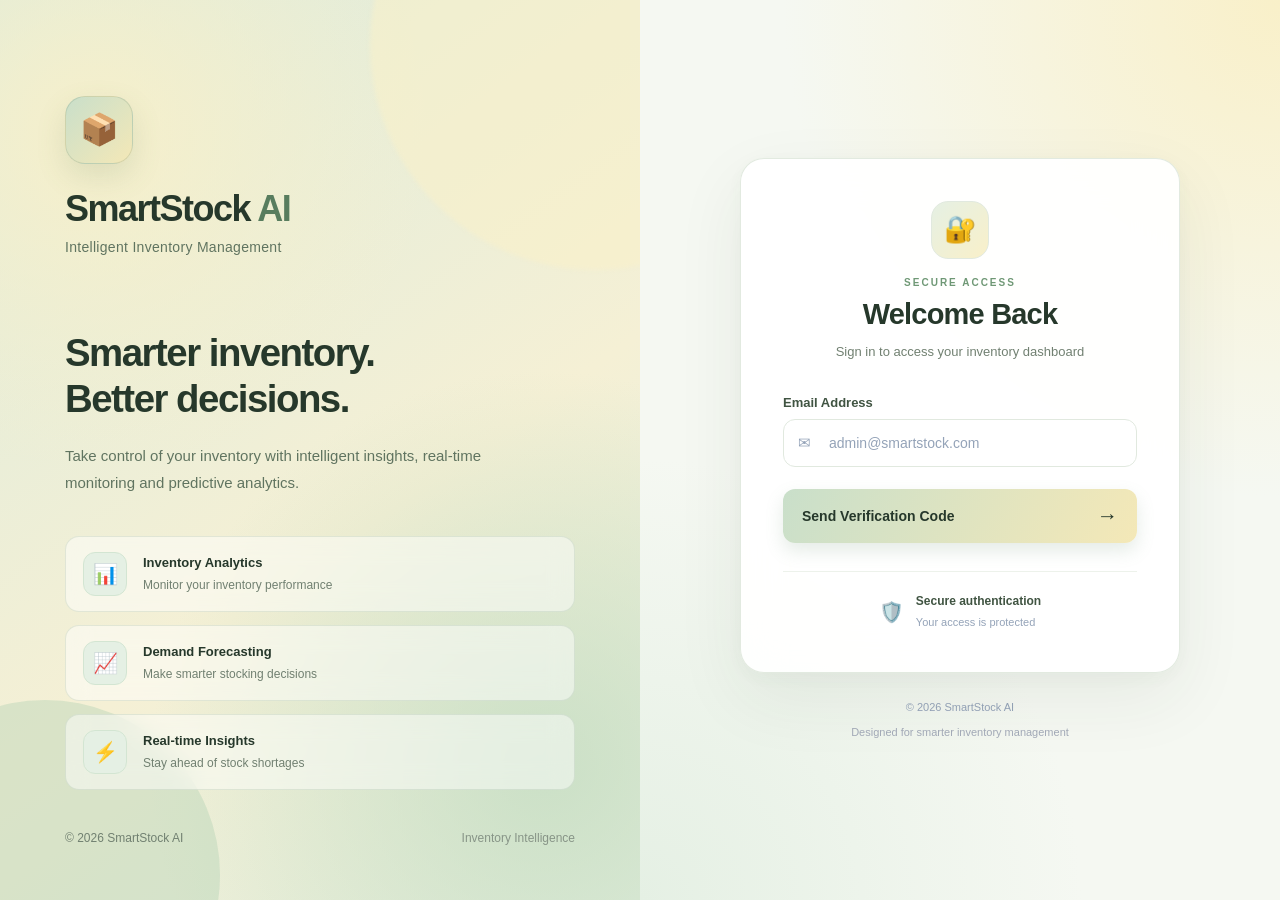
<file: StockWise-master/src/main/resources/web/login.html>
<!DOCTYPE html>
<html lang="en">
<head>
    <meta charset="UTF-8">
    <meta name="viewport" content="width=device-width, initial-scale=1.0">

    <title>SmartStock AI | Login</title>

    <link rel="stylesheet" href="login.css">
</head>

<body>

<div class="login-page">

    <!-- LEFT BRAND PANEL -->
    <section class="brand-panel">

        <div class="brand-content">

            <div class="brand-logo">
                📦
            </div>

            <div class="brand-name">
                SmartStock <span>AI</span>
            </div>

            <p class="brand-tagline">
                Intelligent Inventory Management
            </p>

            <div class="brand-message">
                <h2>
                    Smarter inventory.<br>
                    Better decisions.
                </h2>

                <p>
                    Take control of your inventory with intelligent
                    insights, real-time monitoring and predictive analytics.
                </p>
            </div>

            <!-- FEATURE CARDS -->
            <div class="feature-list">

                <div class="feature-item">
                    <div class="feature-icon">📊</div>

                    <div>
                        <strong>Inventory Analytics</strong>
                        <span>Monitor your inventory performance</span>
                    </div>
                </div>

                <div class="feature-item">
                    <div class="feature-icon">📈</div>

                    <div>
                        <strong>Demand Forecasting</strong>
                        <span>Make smarter stocking decisions</span>
                    </div>
                </div>

                <div class="feature-item">
                    <div class="feature-icon">⚡</div>

                    <div>
                        <strong>Real-time Insights</strong>
                        <span>Stay ahead of stock shortages</span>
                    </div>
                </div>

            </div>

        </div>

        <div class="brand-bottom">
            © 2026 SmartStock AI
            <span>Inventory Intelligence</span>
        </div>

    </section>


    <!-- RIGHT LOGIN PANEL -->
    <section class="login-panel">

        <div class="login-wrapper">

            <!-- LOGIN BRAND FOR MOBILE -->
            <div class="mobile-brand">

                <div class="brand-logo">
                    📦
                </div>

                <div>
                    <h1>SmartStock <span>AI</span></h1>
                    <p>Intelligent Inventory Management</p>
                </div>

            </div>


            <!-- LOGIN CARD -->
            <div class="login-card">

                <div class="login-header">

                    <div class="login-icon">
                        🔐
                    </div>

                    <div class="welcome-label">
                        SECURE ACCESS
                    </div>

                    <h2 id="formTitle">
                        Welcome Back
                    </h2>

                    <p id="formSubtitle">
                        Sign in to access your inventory dashboard
                    </p>

                </div>


                <!-- LOGIN FORM -->
                <form id="loginForm">

                    <div class="form-group">

                        <label for="email">
                            Email Address
                        </label>

                        <div class="input-wrapper">

                            <span class="input-icon">✉</span>

                            <input
                                    type="email"
                                    id="email"
                                    placeholder="admin@smartstock.com"
                                    required
                            >

                        </div>

                    </div>


                    <button type="submit" class="login-button">

                        <span>Send Verification Code</span>

                        <span class="button-arrow">→</span>

                    </button>

                </form>


                <!-- OTP FORM -->
                <form id="otpForm" class="hidden">

                    <div class="otp-message">

                        We've generated a verification code for

                        <strong id="userEmail"></strong>

                    </div>


                    <div class="form-group">

                        <label for="otp">
                            6-Digit Verification Code
                        </label>

                        <div class="input-wrapper">

                            <span class="input-icon">🔑</span>

                            <input
                                    type="text"
                                    id="otp"
                                    placeholder="Enter OTP"
                                    maxlength="6"
                                    inputmode="numeric"
                                    required
                            >

                        </div>

                    </div>


                    <button type="submit" class="login-button">

                        <span>Verify & Login</span>

                        <span class="button-arrow">→</span>

                    </button>


                    <button
                            type="button"
                            id="backButton"
                            class="back-button">

                        ← Change Email

                    </button>

                </form>


                <!-- MESSAGE -->
                <div id="message" class="message"></div>


                <!-- SECURITY FOOTER -->
                <div class="login-footer">

                    <span class="security-icon">🛡️</span>

                    <div>
                        <strong>Secure authentication</strong>
                        <span>Your access is protected</span>
                    </div>

                </div>

            </div>


            <div class="login-bottom">

                © 2026 SmartStock AI

                <span>Designed for smarter inventory management</span>

            </div>

        </div>

    </section>

</div>


<script src="js/auth.js"></script>

</body>
</html>
</file>
<file: StockWise-master/src/main/resources/web/login.css>
/* =====================================================
   SMARTSTOCK AI - PREMIUM LOGIN PAGE
   ===================================================== */

:root {
    --primary: #6366f1;
    --primary-dark: #4f46e5;
    --violet: #8b5cf6;
    --text: #1e293b;
    --muted: #64748b;
    --border: #e2e8f0;
    --white: #ffffff;
    --background: #f8fafc;
}

/* ================= RESET ================= */

* {
    margin: 0;
    padding: 0;
    box-sizing: border-box;
    font-family: -apple-system, BlinkMacSystemFont,
    "Segoe UI", sans-serif;
}

html,
body {
    min-height: 100%;
}

body {
    min-height: 100vh;
    background: #f8fafc;
    color: var(--text);
}

/* ================= MAIN LAYOUT ================= */

.login-page {
    min-height: 100vh;
    display: grid;
    grid-template-columns: 1fr 1fr;
}

/* ================= LEFT BRAND PANEL ================= */

.brand-panel {
    position: relative;
    overflow: hidden;

    display: flex;
    flex-direction: column;
    justify-content: space-between;

    padding: 55px 65px;

    color: white;

    background:
            radial-gradient(
                    circle at 15% 15%,
                    rgba(139, 92, 246, 0.45),
                    transparent 35%
            ),
            radial-gradient(
                    circle at 85% 85%,
                    rgba(99, 102, 241, 0.35),
                    transparent 40%
            ),
            linear-gradient(
                    145deg,
                    #111827,
                    #1e1b4b 55%,
                    #312e81
            );
}

/* Decorative glow */

.brand-panel::before {
    content: "";
    position: absolute;

    width: 450px;
    height: 450px;

    top: -180px;
    right: -180px;

    border-radius: 50%;

    background: rgba(139, 92, 246, 0.13);
    filter: blur(2px);
}

.brand-panel::after {
    content: "";
    position: absolute;

    width: 350px;
    height: 350px;

    bottom: -150px;
    left: -130px;

    border-radius: 50%;

    background: rgba(99, 102, 241, 0.12);
}

/* ================= BRAND CONTENT ================= */

.brand-content {
    position: relative;
    z-index: 1;

    max-width: 550px;
    margin: auto 0;
}

/* Logo */

.brand-panel .brand-logo {
    width: 68px;
    height: 68px;

    display: flex;
    align-items: center;
    justify-content: center;

    margin-bottom: 24px;

    font-size: 31px;

    background: linear-gradient(
            135deg,
            #6366f1,
            #8b5cf6
    );

    border: 1px solid rgba(255, 255, 255, 0.15);

    border-radius: 20px;

    box-shadow:
            0 12px 30px rgba(99, 102, 241, 0.35);
}

/* Brand name */

.brand-name {
    font-size: 36px;
    font-weight: 850;
    letter-spacing: -1.5px;
}

.brand-name span {
    color: #a5b4fc;
}

.brand-tagline {
    margin-top: 9px;

    color: #cbd5e1;

    font-size: 14px;
    letter-spacing: 0.3px;
}

/* Main message */

.brand-message {
    margin-top: 75px;
    margin-bottom: 40px;
}

.brand-message h2 {
    font-size: clamp(34px, 3vw, 48px);
    font-weight: 800;

    line-height: 1.2;
    letter-spacing: -1.5px;

    color: white;
}

.brand-message p {
    max-width: 450px;

    margin-top: 20px;

    color: #cbd5e1;

    font-size: 15px;
    line-height: 1.8;
}

/* ================= FEATURE LIST ================= */

.feature-list {
    display: flex;
    flex-direction: column;
    gap: 13px;
}

.feature-item {
    display: flex;
    align-items: center;
    gap: 16px;

    padding: 15px 17px;

    background: rgba(255, 255, 255, 0.055);

    border: 1px solid rgba(255, 255, 255, 0.09);

    border-radius: 14px;

    backdrop-filter: blur(12px);

    transition:
            transform 0.25s ease,
            background 0.25s ease,
            border-color 0.25s ease;
}

.feature-item:hover {
    transform: translateX(5px);

    background: rgba(255, 255, 255, 0.09);

    border-color: rgba(165, 180, 252, 0.25);
}

.feature-icon {
    width: 44px;
    height: 44px;

    display: flex;
    align-items: center;
    justify-content: center;

    flex-shrink: 0;

    font-size: 20px;

    background: rgba(99, 102, 241, 0.2);

    border: 1px solid rgba(165, 180, 252, 0.15);

    border-radius: 12px;
}

.feature-item strong {
    display: block;

    margin-bottom: 5px;

    color: white;

    font-size: 13px;
    font-weight: 700;
}

.feature-item span {
    color: #a5b4fc;

    font-size: 12px;
}

/* ================= BRAND FOOTER ================= */

.brand-bottom {
    position: relative;
    z-index: 1;

    display: flex;
    align-items: center;
    justify-content: space-between;

    color: #94a3b8;

    font-size: 12px;
}

.brand-bottom span {
    color: #64748b;
}

/* ================= RIGHT LOGIN PANEL ================= */

.login-panel {
    display: flex;
    align-items: center;
    justify-content: center;

    padding: 50px;

    background:
            radial-gradient(
                    circle at top right,
                    #eef2ff,
                    transparent 45%
            ),
            #f8fafc;
}

.login-wrapper {
    width: 100%;
    max-width: 440px;

    animation: fadeIn 0.6s ease;
}

/* ================= MOBILE BRAND ================= */

.mobile-brand {
    display: none;
}

/* ================= LOGIN CARD ================= */

.login-card {
    width: 100%;

    padding: 42px;

    background: rgba(255, 255, 255, 0.92);

    border: 1px solid rgba(226, 232, 240, 0.85);

    border-radius: 24px;

    box-shadow:
            0 25px 70px rgba(15, 23, 42, 0.07),
            0 5px 20px rgba(99, 102, 241, 0.04);

    backdrop-filter: blur(20px);
}

/* ================= LOGIN HEADER ================= */

.login-header {
    text-align: center;

    margin-bottom: 32px;
}

.login-icon {
    width: 58px;
    height: 58px;

    display: flex;
    align-items: center;
    justify-content: center;

    margin: 0 auto 18px;

    font-size: 26px;

    background: linear-gradient(
            135deg,
            #eef2ff,
            #ede9fe
    );

    border: 1px solid #e0e7ff;

    border-radius: 17px;
}

.welcome-label {
    margin-bottom: 10px;

    color: var(--primary);

    font-size: 10px;
    font-weight: 800;
    letter-spacing: 2px;
}

.login-header h2 {
    color: var(--text);

    font-size: 29px;
    font-weight: 800;

    letter-spacing: -0.8px;

    margin-bottom: 10px;
}

.login-header p {
    color: var(--muted);

    font-size: 13px;
    line-height: 1.7;
}

/* ================= FORM ================= */

.form-group {
    margin-bottom: 22px;
}

.form-group label {
    display: block;

    margin-bottom: 9px;

    color: #334155;

    font-size: 13px;
    font-weight: 700;
}

/* Input wrapper */

.input-wrapper {
    position: relative;
}

.input-icon {
    position: absolute;

    left: 15px;
    top: 50%;

    transform: translateY(-50%);

    color: #94a3b8;

    font-size: 15px;

    pointer-events: none;
}

.form-group input {
    width: 100%;

    padding: 15px 15px 15px 45px;

    color: var(--text);

    background: #ffffff;

    border: 1px solid var(--border);

    border-radius: 12px;

    outline: none;

    font-size: 14px;

    transition:
            border-color 0.2s ease,
            box-shadow 0.2s ease,
            background 0.2s ease;
}

.form-group input::placeholder {
    color: #94a3b8;
}

.form-group input:hover {
    border-color: #c7d2fe;
}

.form-group input:focus {
    border-color: var(--primary);

    background: #ffffff;

    box-shadow:
            0 0 0 4px rgba(99, 102, 241, 0.10);
}

/* ================= LOGIN BUTTON ================= */

.login-button {
    width: 100%;

    padding: 15px 19px;

    display: flex;
    align-items: center;
    justify-content: space-between;

    color: white;

    background: linear-gradient(
            120deg,
            #6366f1,
            #7c3aed
    );

    border: none;
    border-radius: 12px;

    font-size: 14px;
    font-weight: 750;

    cursor: pointer;

    box-shadow:
            0 8px 18px rgba(99, 102, 241, 0.22);

    transition:
            transform 0.2s ease,
            box-shadow 0.2s ease,
            filter 0.2s ease;
}

.login-button:hover {
    transform: translateY(-2px);

    filter: brightness(1.05);

    box-shadow:
            0 12px 24px rgba(99, 102, 241, 0.30);
}

.login-button:active {
    transform: translateY(0);
}

.button-arrow {
    display: flex;
    align-items: center;
    justify-content: center;

    font-size: 21px;

    transition: transform 0.2s ease;
}

.login-button:hover .button-arrow {
    transform: translateX(4px);
}

/* ================= OTP MESSAGE ================= */

.otp-message {
    padding: 15px;

    margin-bottom: 22px;

    color: #4338ca;

    background: #eef2ff;

    border: 1px solid #e0e7ff;

    border-radius: 12px;

    font-size: 12px;
    line-height: 1.7;
}

.otp-message strong {
    display: block;

    margin-top: 5px;

    color: #3730a3;

    word-break: break-word;
}

/* ================= BACK BUTTON ================= */

.back-button {
    width: 100%;

    margin-top: 16px;
    padding: 12px;

    color: var(--muted);

    background: transparent;

    border: 1px solid transparent;
    border-radius: 10px;

    font-size: 13px;
    font-weight: 600;

    cursor: pointer;

    transition:
            background 0.2s ease,
            color 0.2s ease;
}

.back-button:hover {
    color: var(--primary);

    background: #f5f3ff;
}

/* ================= MESSAGE ================= */

.message {
    margin-top: 18px;

    text-align: center;

    font-size: 13px;
    font-weight: 650;

    line-height: 1.6;
}

.message.success {
    color: #16a34a;
}

.message.error {
    color: #dc2626;
}

/* ================= SECURITY FOOTER ================= */

.login-footer {
    display: flex;
    align-items: center;
    justify-content: center;

    gap: 12px;

    margin-top: 28px;
    padding-top: 22px;

    border-top: 1px solid #f1f5f9;
}

.security-icon {
    font-size: 20px;
}

.login-footer strong {
    display: block;

    margin-bottom: 4px;

    color: #475569;

    font-size: 12px;
}

.login-footer span:not(.security-icon) {
    color: #94a3b8;

    font-size: 11px;
}

/* ================= BOTTOM FOOTER ================= */

.login-bottom {
    margin-top: 25px;

    text-align: center;

    color: #94a3b8;

    font-size: 11px;
    line-height: 1.8;
}

.login-bottom span {
    display: block;

    margin-top: 5px;

    color: #a3aab8;
}

/* ================= HIDDEN ================= */

.hidden {
    display: none !important;
}

/* ================= ANIMATION ================= */

@keyframes fadeIn {
    from {
        opacity: 0;
        transform: translateY(15px);
    }

    to {
        opacity: 1;
        transform: translateY(0);
    }
}

/* ================= RESPONSIVE ================= */

@media (max-width: 1100px) {

    .brand-panel {
        padding: 45px;
    }

    .login-panel {
        padding: 35px;
    }

    .login-card {
        padding: 35px;
    }

    .brand-message {
        margin-top: 50px;
    }
}

/* Tablet */

@media (max-width: 850px) {

    .login-page {
        grid-template-columns: 1fr;
    }

    .brand-panel {
        display: none;
    }

    .login-panel {
        min-height: 100vh;

        padding: 30px 20px;
    }

    .mobile-brand {
        display: flex;
        align-items: center;
        justify-content: center;

        gap: 15px;

        margin-bottom: 35px;
    }

    .mobile-brand .brand-logo {
        width: 55px;
        height: 55px;

        display: flex;
        align-items: center;
        justify-content: center;

        font-size: 25px;

        background: linear-gradient(
                135deg,
                #6366f1,
                #8b5cf6
        );

        border-radius: 16px;

        box-shadow:
                0 8px 20px rgba(99, 102, 241, 0.22);
    }

    .mobile-brand h1 {
        color: var(--text);

        font-size: 24px;
        font-weight: 850;

        letter-spacing: -0.7px;
    }

    .mobile-brand h1 span {
        color: var(--primary);
    }

    .mobile-brand p {
        margin-top: 5px;

        color: var(--muted);

        font-size: 11px;
    }
}

/* Mobile */

@media (max-width: 480px) {

    .login-panel {
        padding: 22px 16px;
    }

    .login-wrapper {
        max-width: 420px;
    }

    .mobile-brand {
        margin-bottom: 25px;
    }

    .mobile-brand h1 {
        font-size: 21px;
    }

    .login-card {
        padding: 27px 23px;

        border-radius: 20px;
    }

    .login-header h2 {
        font-size: 25px;
    }

    .login-header {
        margin-bottom: 26px;
    }

    .form-group input {
        padding: 14px 14px 14px 43px;
    }

    .login-button {
        padding: 14px 16px;
    }

    .login-bottom {
        margin-top: 20px;
    }
}

/* Short screens */

@media (max-height: 750px) and (min-width: 851px) {

    .brand-panel {
        padding-top: 35px;
        padding-bottom: 35px;
    }

    .brand-message {
        margin-top: 35px;
        margin-bottom: 25px;
    }

    .feature-item {
        padding: 11px 14px;
    }

    .login-card {
        padding: 30px;
    }

    .login-header {
        margin-bottom: 24px;
    }

    .login-footer {
        margin-top: 20px;
        padding-top: 18px;
    }
}

/* =====================================================
   SMARTSTOCK AI - PASTEL SAGE & YELLOW THEME OVERRIDES
   ===================================================== */
:root {
    --primary: #6f9875;
    --primary-dark: #587d5e;
    --violet: #a6b99a;
    --text: #26382b;
    --muted: #718071;
    --border: #e1e9df;
    --white: #ffffff;
    --background: #f5f8f2;
}

body { background: #f5f8f2; color: #26382b; }

.brand-panel {
    color: #26382b;
    background: radial-gradient(circle at 15% 15%, rgba(249,240,201,.9), transparent 36%),
    radial-gradient(circle at 85% 85%, rgba(195,220,193,.8), transparent 42%),
    linear-gradient(145deg, #dcebdc, #f5f0d5 58%, #e5efdf);
}
.brand-panel::before { background: rgba(249,240,201,.55); }
.brand-panel::after { background: rgba(176,207,177,.4); }
.brand-name span { color: #587d5e; }
.brand-tagline, .brand-message p { color: #607460; }
.brand-message h2 { color: #26382b; }
.brand-panel .brand-logo, .mobile-brand .brand-logo {
    background: linear-gradient(135deg, #c9dfca, #f4e8b7);
    border: 1px solid rgba(88,125,94,.18);
    box-shadow: 0 12px 30px rgba(88,125,94,.16);
}
.feature-item { background: rgba(255,255,255,.48); border-color: rgba(88,125,94,.14); }
.feature-item:hover { background: rgba(255,255,255,.7); border-color: rgba(88,125,94,.28); }
.feature-icon { background: #e5f0e4; border-color: #d3e5d2; }
.feature-item strong { color: #26382b; }
.feature-item span { color: #718071; }
.brand-bottom { color: #718071; }
.brand-bottom span { color: #879487; }
.login-panel {
    background: radial-gradient(circle at top right, #f9f0c9, transparent 45%),
    radial-gradient(circle at bottom left, #e5f0e4, transparent 40%),
    #f5f8f2;
}
.login-card {
    background: rgba(255,255,255,.94);
    border-color: rgba(225,233,223,.95);
    box-shadow: 0 25px 70px rgba(38,56,43,.07), 0 5px 20px rgba(111,152,117,.05);
}
.login-icon { background: linear-gradient(135deg, #e5f0e4, #f9f0c9); border-color: #e1e9df; }
.welcome-label { color: #6f9875; }
.form-group label { color: #405442; }
.form-group input:hover { border-color: #c9dfca; }
.form-group input:focus { border-color: #6f9875; box-shadow: 0 0 0 4px rgba(111,152,117,.12); }
.login-button {
    color: #26382b;
    background: linear-gradient(120deg, #c9dfca, #f4e8b7);
    box-shadow: 0 8px 18px rgba(111,152,117,.18);
}
.login-button:hover { box-shadow: 0 12px 24px rgba(111,152,117,.24); }
.otp-message { color: #405442; background: #eef5e9; border-color: #dcebdc; }
.otp-message strong { color: #587d5e; }
.back-button:hover { color: #587d5e; background: #eef5e9; }
.message.success { color: #4f8b5b; }
.message.error { color: #dc6262; }
.login-footer { border-top-color: #edf2eb; }
.login-footer strong { color: #405442; }
.mobile-brand h1 span { color: #6f9875; }
@media (max-width: 850px) {
    .login-panel { background: radial-gradient(circle at top right, #f9f0c9, transparent 45%), #f5f8f2; }
}
</file>
